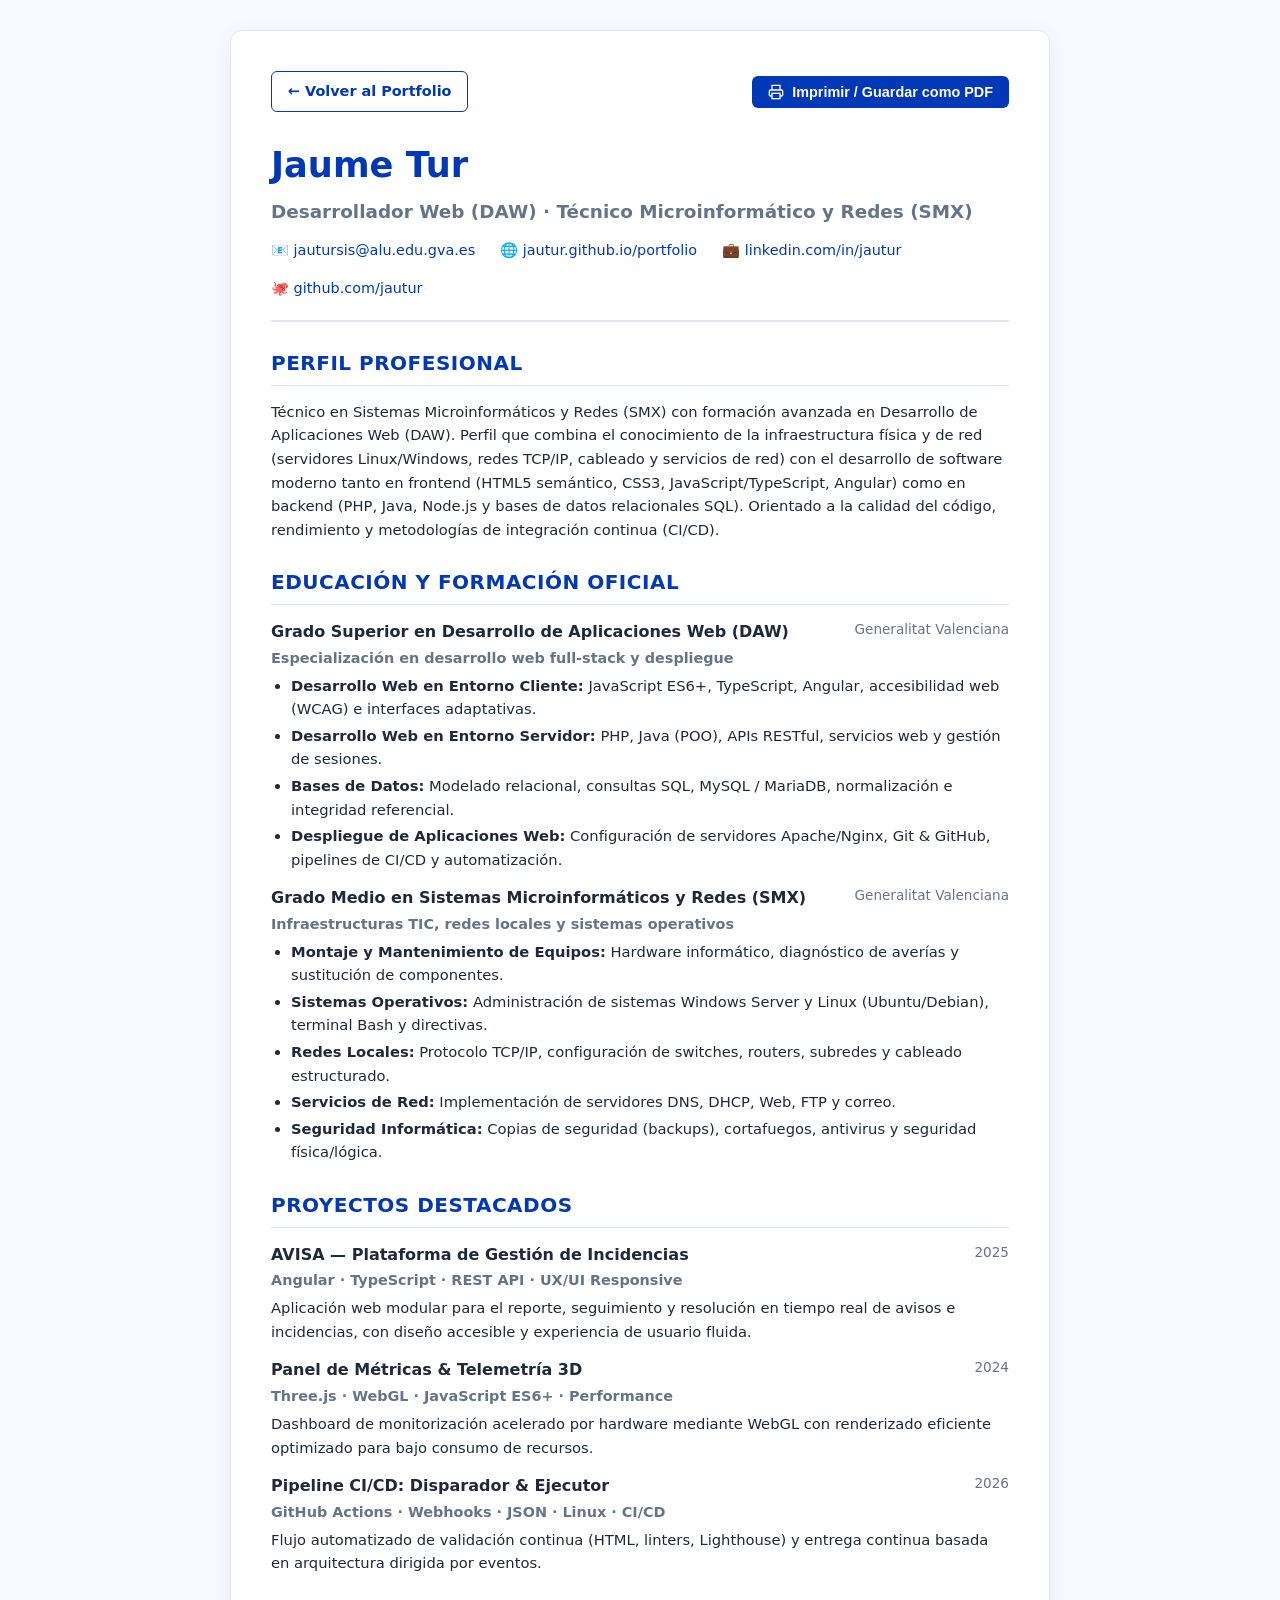
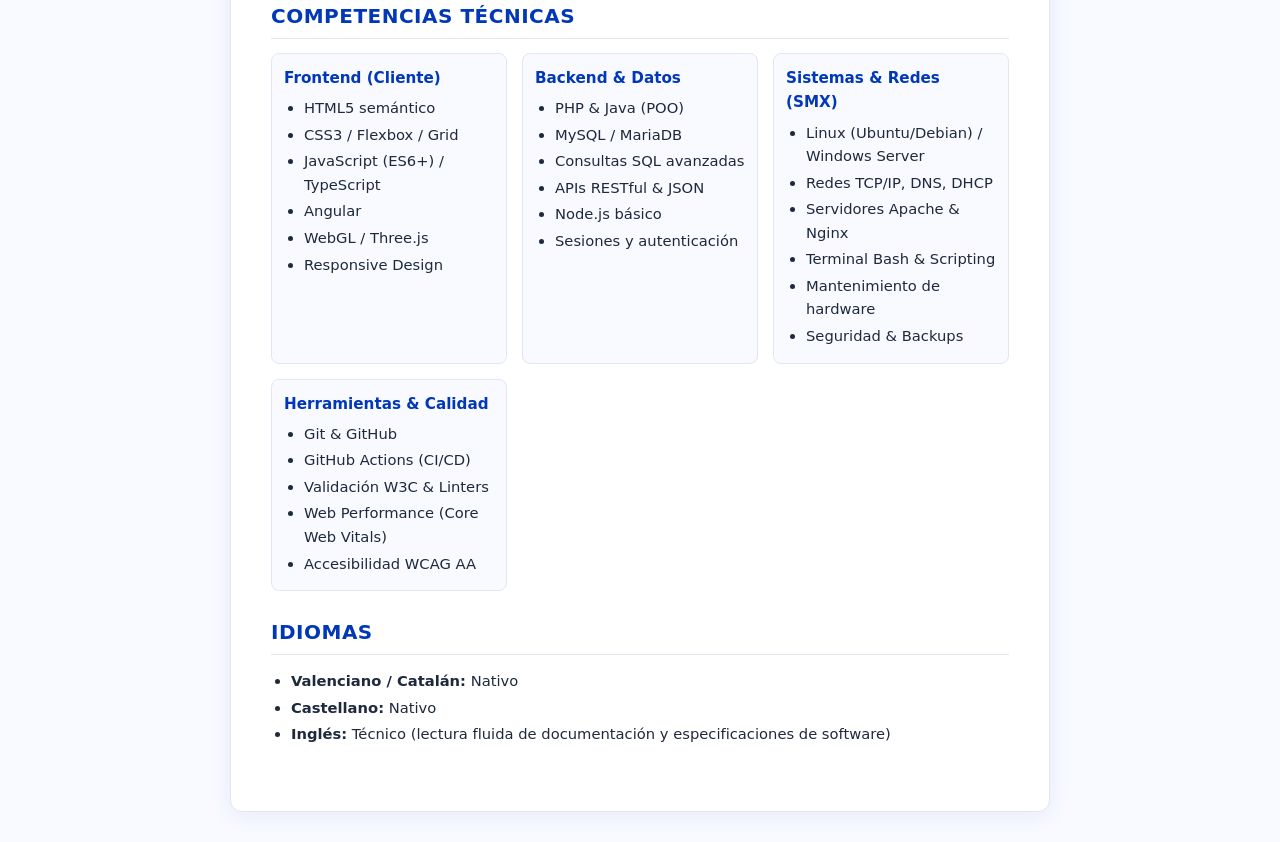
<file: docs/cv.html>
<!doctype html>
<html lang="es">
  <head>
    <meta charset="UTF-8" />
    <meta name="viewport" content="width=device-width, initial-scale=1.0" />
    <title>Currículum Vitae — Jaume Tur</title>
    <style>
      :root {
        --primary: #0038b8;
        --primary-dark: #002787;
        --text: #1e293b;
        --text-light: #64748b;
        --bg: #f8faff;
        --card-bg: #ffffff;
        --border: #e2e8f0;
        --font-main: "Segoe UI", system-ui, -apple-system, sans-serif;
      }
      @media print {
        body {
          background: white !important;
          padding: 0 !important;
        }
        .no-print {
          display: none !important;
        }
        .cv-container {
          box-shadow: none !important;
          border: none !important;
          margin: 0 !important;
          max-width: 100% !important;
          padding: 20px !important;
        }
      }
      * {
        box-sizing: border-box;
        margin: 0;
        padding: 0;
      }
      body {
        font-family: var(--font-main);
        background-color: var(--bg);
        color: var(--text);
        line-height: 1.6;
        padding: 30px 15px;
      }
      .cv-container {
        max-width: 820px;
        margin: 0 auto;
        background: var(--card-bg);
        border: 1px solid var(--border);
        border-radius: 12px;
        padding: 40px;
        box-shadow: 0 4px 20px rgba(0, 56, 184, 0.08);
      }
      .actions-bar {
        display: flex;
        justify-content: space-between;
        align-items: center;
        margin-bottom: 25px;
      }
      .btn {
        display: inline-flex;
        align-items: center;
        gap: 8px;
        background: var(--primary);
        color: white;
        text-decoration: none;
        padding: 8px 16px;
        border-radius: 6px;
        font-weight: 600;
        font-size: 0.9rem;
        border: none;
        cursor: pointer;
        transition: background 0.2s;
      }
      .btn:hover {
        background: var(--primary-dark);
      }
      .btn-outline {
        background: transparent;
        color: var(--primary);
        border: 1px solid var(--primary);
      }
      .btn-outline:hover {
        background: #edf2fc;
      }
      header {
        border-bottom: 2px solid var(--border);
        padding-bottom: 20px;
        margin-bottom: 25px;
      }
      h1 {
        font-size: 2.2rem;
        color: var(--primary);
        margin-bottom: 4px;
      }
      .subtitle {
        font-size: 1.15rem;
        font-weight: 600;
        color: var(--text-light);
        margin-bottom: 12px;
      }
      .contact-info {
        display: flex;
        flex-wrap: wrap;
        gap: 15px 25px;
        font-size: 0.9rem;
        color: var(--text-light);
      }
      .contact-info a {
        color: var(--primary);
        text-decoration: none;
      }
      .contact-info a:hover {
        text-decoration: underline;
      }
      section {
        margin-bottom: 25px;
      }
      h2 {
        font-size: 1.25rem;
        color: var(--primary);
        text-transform: uppercase;
        letter-spacing: 0.5px;
        border-bottom: 1px solid var(--border);
        padding-bottom: 6px;
        margin-bottom: 14px;
      }
      .item {
        margin-bottom: 14px;
      }
      .item-header {
        display: flex;
        justify-content: space-between;
        font-weight: 700;
        font-size: 1rem;
        margin-bottom: 2px;
      }
      .item-date {
        color: var(--text-light);
        font-weight: normal;
        font-size: 0.85rem;
      }
      .item-sub {
        color: var(--text-light);
        font-weight: 600;
        font-size: 0.9rem;
        margin-bottom: 4px;
      }
      p,
      ul {
        font-size: 0.92rem;
        color: var(--text);
      }
      ul {
        margin-left: 20px;
        margin-top: 4px;
      }
      li {
        margin-bottom: 3px;
      }
      .skills-grid {
        display: grid;
        grid-template-columns: repeat(auto-fit, minmax(220px, 1fr));
        gap: 15px;
      }
      .skill-block {
        background: #f8faff;
        border: 1px solid #e2e8f0;
        border-radius: 8px;
        padding: 12px;
      }
      .skill-block h3 {
        font-size: 0.95rem;
        color: var(--primary);
        margin-bottom: 6px;
      }
    </style>
  </head>
  <body>
    <div class="cv-container">
      <div class="actions-bar no-print">
        <a href="../index.html" class="btn btn-outline"
          >&larr; Volver al Portfolio</a
        >
        <button type="button" onclick="window.print()" class="btn">
          <svg
            width="16"
            height="16"
            fill="none"
            stroke="currentColor"
            stroke-width="2"
            viewBox="0 0 24 24"
          >
            <path
              d="M6 9V2h12v7M6 18H4a2 2 0 0 1-2-2v-5a2 2 0 0 1 2-2h16a2 2 0 0 1 2 2v5a2 2 0 0 1-2 2h-2"
            />
            <rect x="6" y="14" width="12" height="8" />
          </svg>
          Imprimir / Guardar como PDF
        </button>
      </div>

      <header>
        <h1>Jaume Tur</h1>
        <div class="subtitle">
          Desarrollador Web (DAW) · Técnico Microinformático y Redes (SMX)
        </div>
        <div class="contact-info">
          <span
            >📧
            <a href="mailto:jautursis@alu.edu.gva.es"
              >jautursis@alu.edu.gva.es</a
            ></span
          >
          <span
            >🌐
            <a href="https://jautur.github.io/portfolio/" target="_blank"
              >jautur.github.io/portfolio</a
            ></span
          >
          <span
            >💼
            <a href="https://www.linkedin.com/in/jautur/" target="_blank"
              >linkedin.com/in/jautur</a
            ></span
          >
          <span
            >🐙
            <a href="https://github.com/jautur" target="_blank"
              >github.com/jautur</a
            ></span
          >
        </div>
      </header>

      <section>
        <h2>Perfil Profesional</h2>
        <p>
          Técnico en Sistemas Microinformáticos y Redes (SMX) con formación
          avanzada en Desarrollo de Aplicaciones Web (DAW). Perfil que combina
          el conocimiento de la infraestructura física y de red (servidores
          Linux/Windows, redes TCP/IP, cableado y servicios de red) con el
          desarrollo de software moderno tanto en frontend (HTML5 semántico,
          CSS3, JavaScript/TypeScript, Angular) como en backend (PHP, Java,
          Node.js y bases de datos relacionales SQL). Orientado a la calidad del
          código, rendimiento y metodologías de integración continua (CI/CD).
        </p>
      </section>

      <section>
        <h2>Educación y Formación Oficial</h2>
        <div class="item">
          <div class="item-header">
            <span>Grado Superior en Desarrollo de Aplicaciones Web (DAW)</span>
            <span class="item-date">Generalitat Valenciana</span>
          </div>
          <div class="item-sub">
            Especialización en desarrollo web full-stack y despliegue
          </div>
          <ul>
            <li>
              <strong>Desarrollo Web en Entorno Cliente:</strong> JavaScript
              ES6+, TypeScript, Angular, accesibilidad web (WCAG) e interfaces
              adaptativas.
            </li>
            <li>
              <strong>Desarrollo Web en Entorno Servidor:</strong> PHP, Java
              (POO), APIs RESTful, servicios web y gestión de sesiones.
            </li>
            <li>
              <strong>Bases de Datos:</strong> Modelado relacional, consultas
              SQL, MySQL / MariaDB, normalización e integridad referencial.
            </li>
            <li>
              <strong>Despliegue de Aplicaciones Web:</strong> Configuración de
              servidores Apache/Nginx, Git &amp; GitHub, pipelines de CI/CD y
              automatización.
            </li>
          </ul>
        </div>

        <div class="item">
          <div class="item-header">
            <span>Grado Medio en Sistemas Microinformáticos y Redes (SMX)</span>
            <span class="item-date">Generalitat Valenciana</span>
          </div>
          <div class="item-sub">
            Infraestructuras TIC, redes locales y sistemas operativos
          </div>
          <ul>
            <li>
              <strong>Montaje y Mantenimiento de Equipos:</strong> Hardware
              informático, diagnóstico de averías y sustitución de componentes.
            </li>
            <li>
              <strong>Sistemas Operativos:</strong> Administración de sistemas
              Windows Server y Linux (Ubuntu/Debian), terminal Bash y
              directivas.
            </li>
            <li>
              <strong>Redes Locales:</strong> Protocolo TCP/IP, configuración de
              switches, routers, subredes y cableado estructurado.
            </li>
            <li>
              <strong>Servicios de Red:</strong> Implementación de servidores
              DNS, DHCP, Web, FTP y correo.
            </li>
            <li>
              <strong>Seguridad Informática:</strong> Copias de seguridad
              (backups), cortafuegos, antivirus y seguridad física/lógica.
            </li>
          </ul>
        </div>
      </section>

      <section>
        <h2>Proyectos Destacados</h2>
        <div class="item">
          <div class="item-header">
            <span>AVISA — Plataforma de Gestión de Incidencias</span>
            <span class="item-date">2025</span>
          </div>
          <div class="item-sub">
            Angular · TypeScript · REST API · UX/UI Responsive
          </div>
          <p>
            Aplicación web modular para el reporte, seguimiento y resolución en
            tiempo real de avisos e incidencias, con diseño accesible y
            experiencia de usuario fluida.
          </p>
        </div>

        <div class="item">
          <div class="item-header">
            <span>Panel de Métricas &amp; Telemetría 3D</span>
            <span class="item-date">2024</span>
          </div>
          <div class="item-sub">
            Three.js · WebGL · JavaScript ES6+ · Performance
          </div>
          <p>
            Dashboard de monitorización acelerado por hardware mediante WebGL
            con renderizado eficiente optimizado para bajo consumo de recursos.
          </p>
        </div>

        <div class="item">
          <div class="item-header">
            <span>Pipeline CI/CD: Disparador &amp; Ejecutor</span>
            <span class="item-date">2026</span>
          </div>
          <div class="item-sub">
            GitHub Actions · Webhooks · JSON · Linux · CI/CD
          </div>
          <p>
            Flujo automatizado de validación continua (HTML, linters,
            Lighthouse) y entrega continua basada en arquitectura dirigida por
            eventos.
          </p>
        </div>
      </section>

      <section>
        <h2>Competencias Técnicas</h2>
        <div class="skills-grid">
          <div class="skill-block">
            <h3>Frontend (Cliente)</h3>
            <ul>
              <li>HTML5 semántico</li>
              <li>CSS3 / Flexbox / Grid</li>
              <li>JavaScript (ES6+) / TypeScript</li>
              <li>Angular</li>
              <li>WebGL / Three.js</li>
              <li>Responsive Design</li>
            </ul>
          </div>
          <div class="skill-block">
            <h3>Backend &amp; Datos</h3>
            <ul>
              <li>PHP &amp; Java (POO)</li>
              <li>MySQL / MariaDB</li>
              <li>Consultas SQL avanzadas</li>
              <li>APIs RESTful &amp; JSON</li>
              <li>Node.js básico</li>
              <li>Sesiones y autenticación</li>
            </ul>
          </div>
          <div class="skill-block">
            <h3>Sistemas &amp; Redes (SMX)</h3>
            <ul>
              <li>Linux (Ubuntu/Debian) / Windows Server</li>
              <li>Redes TCP/IP, DNS, DHCP</li>
              <li>Servidores Apache &amp; Nginx</li>
              <li>Terminal Bash &amp; Scripting</li>
              <li>Mantenimiento de hardware</li>
              <li>Seguridad &amp; Backups</li>
            </ul>
          </div>
          <div class="skill-block">
            <h3>Herramientas &amp; Calidad</h3>
            <ul>
              <li>Git &amp; GitHub</li>
              <li>GitHub Actions (CI/CD)</li>
              <li>Validación W3C &amp; Linters</li>
              <li>Web Performance (Core Web Vitals)</li>
              <li>Accesibilidad WCAG AA</li>
            </ul>
          </div>
        </div>
      </section>

      <section>
        <h2>Idiomas</h2>
        <ul>
          <li><strong>Valenciano / Catalán:</strong> Nativo</li>
          <li><strong>Castellano:</strong> Nativo</li>
          <li>
            <strong>Inglés:</strong> Técnico (lectura fluida de documentación y
            especificaciones de software)
          </li>
        </ul>
      </section>
    </div>
  </body>
</html>
</file>
